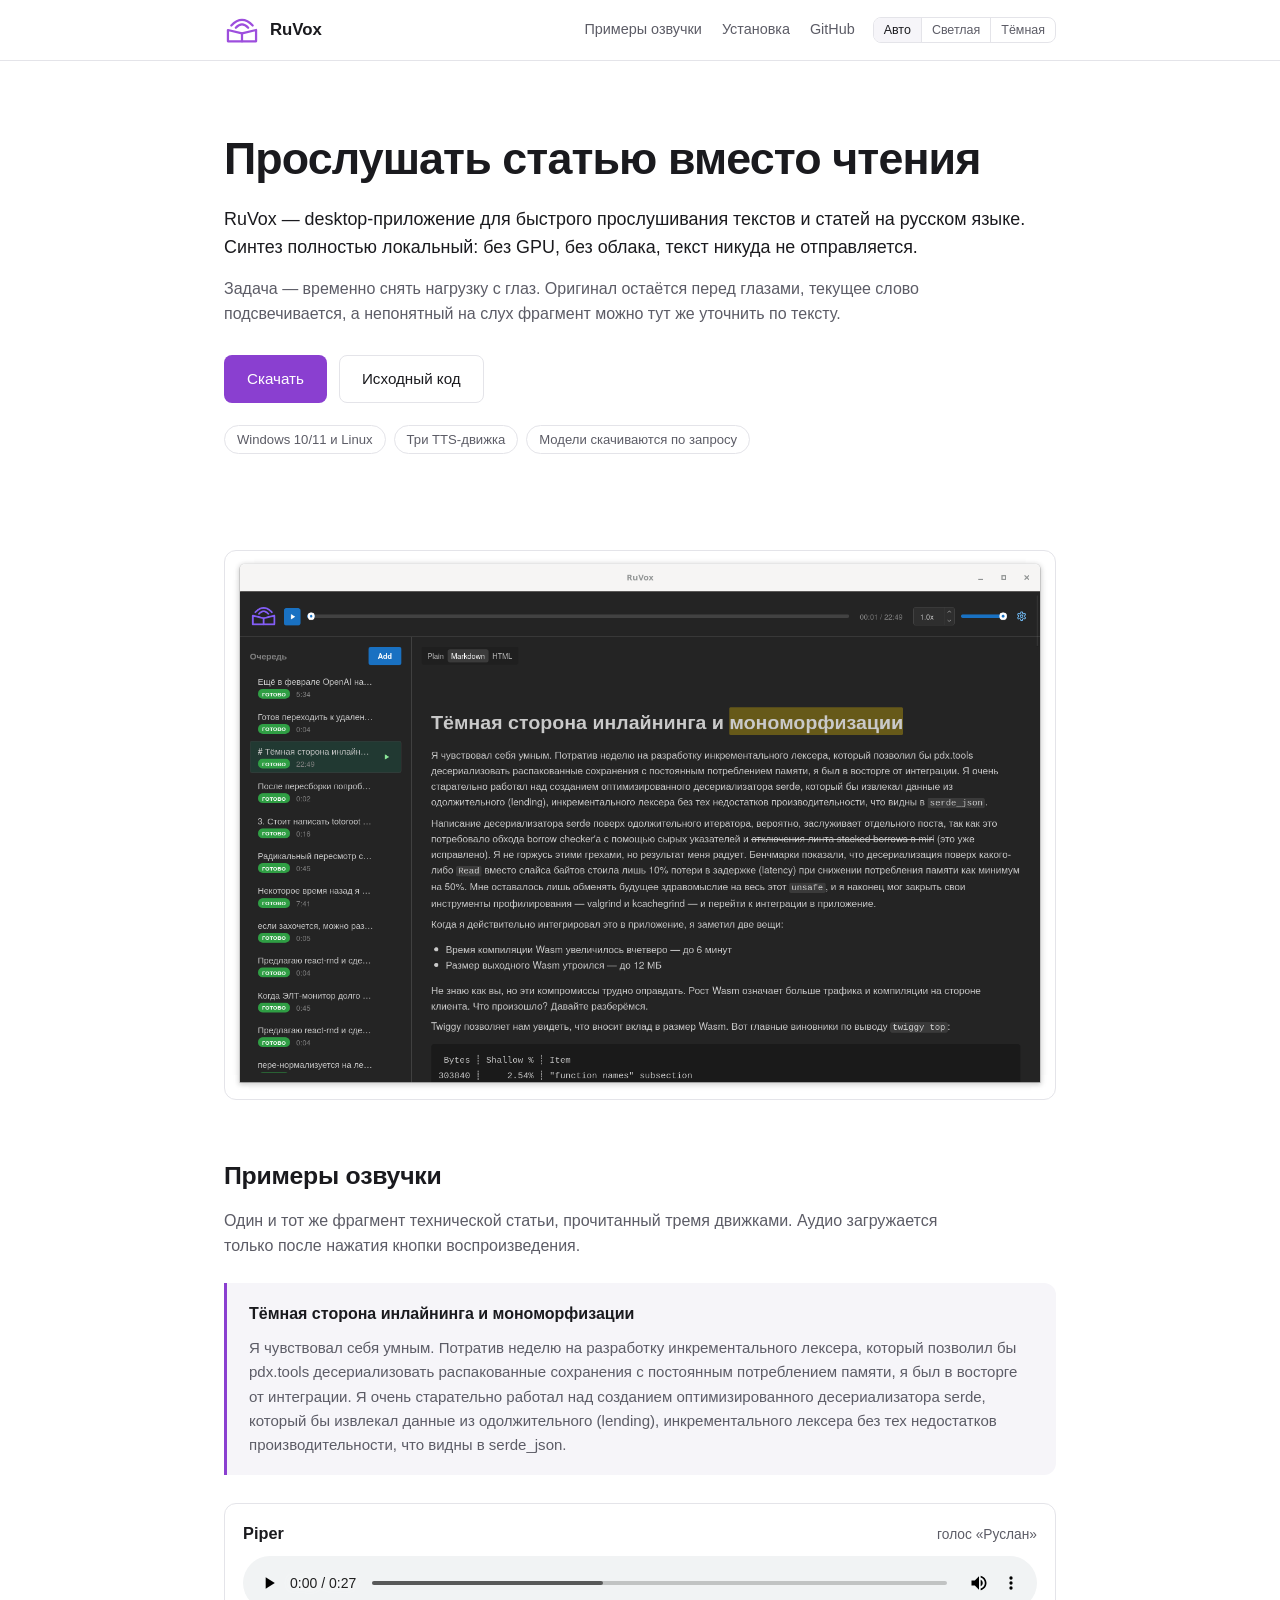
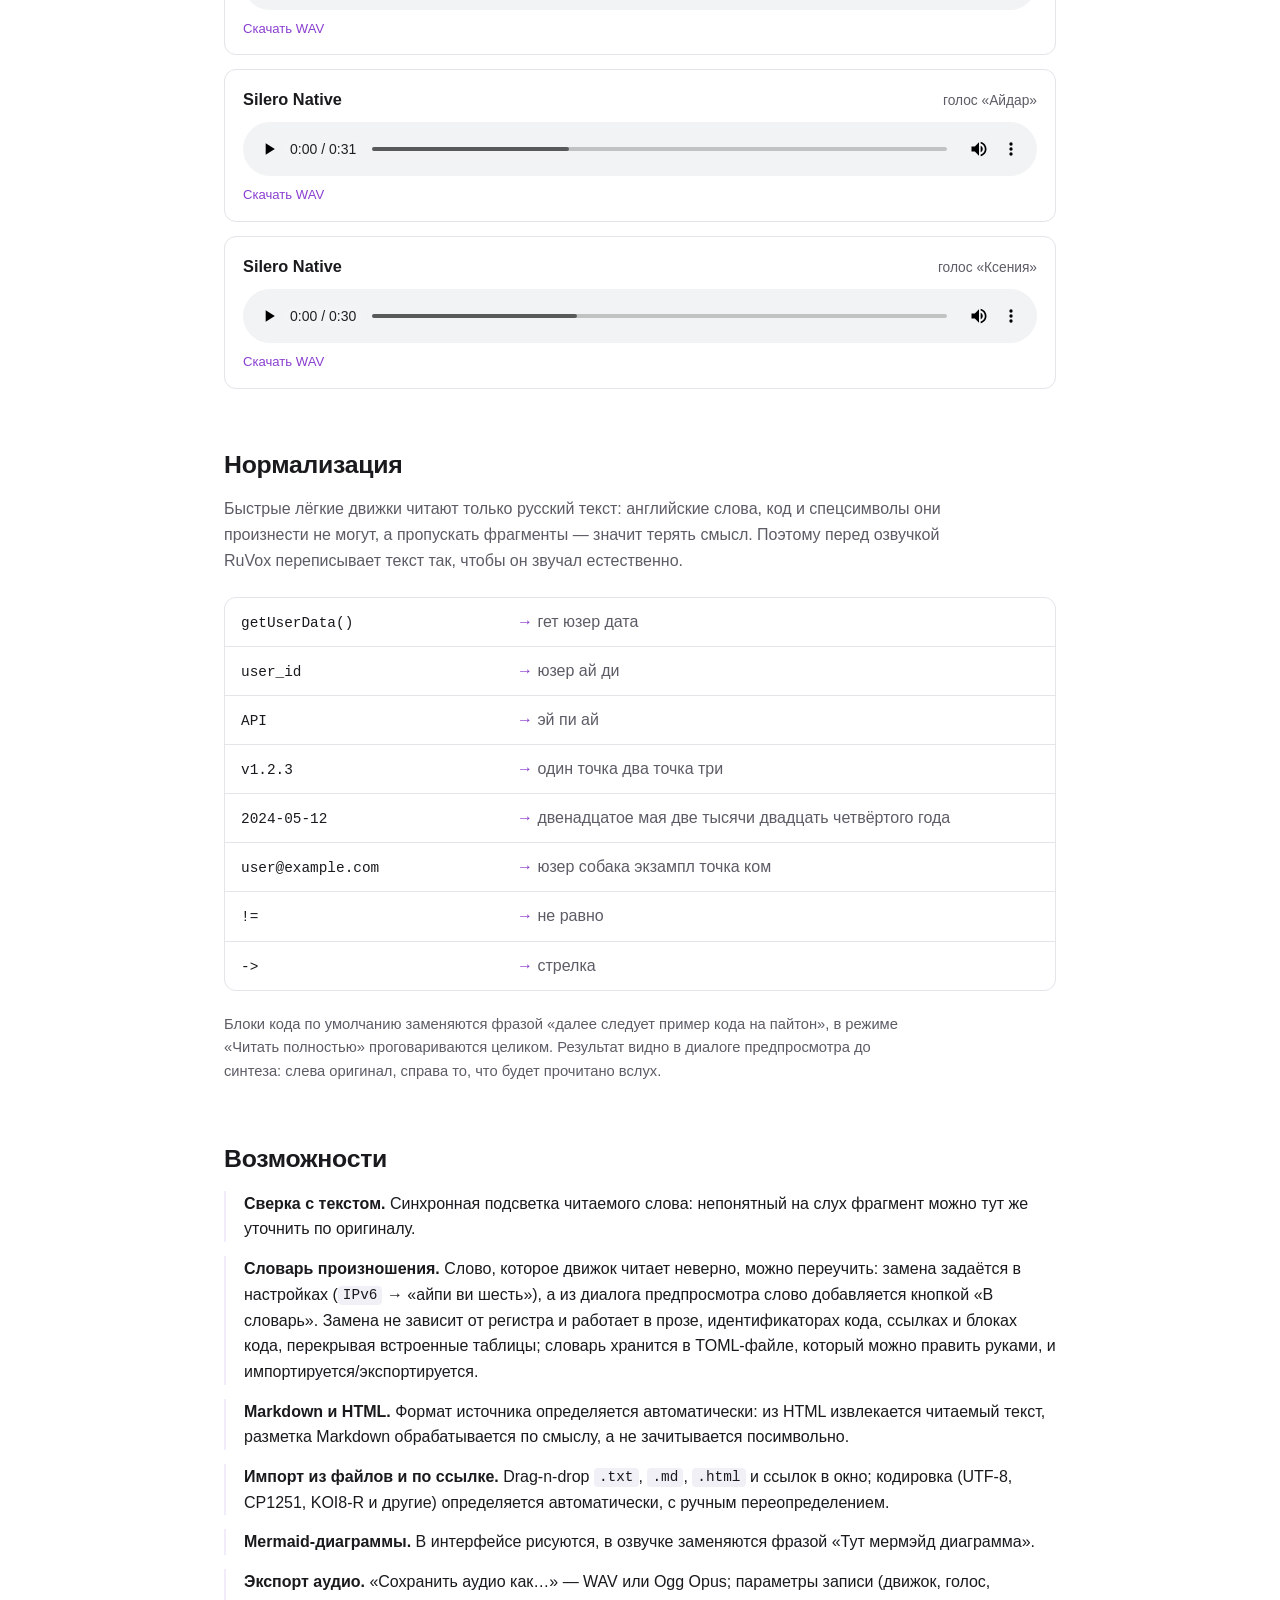
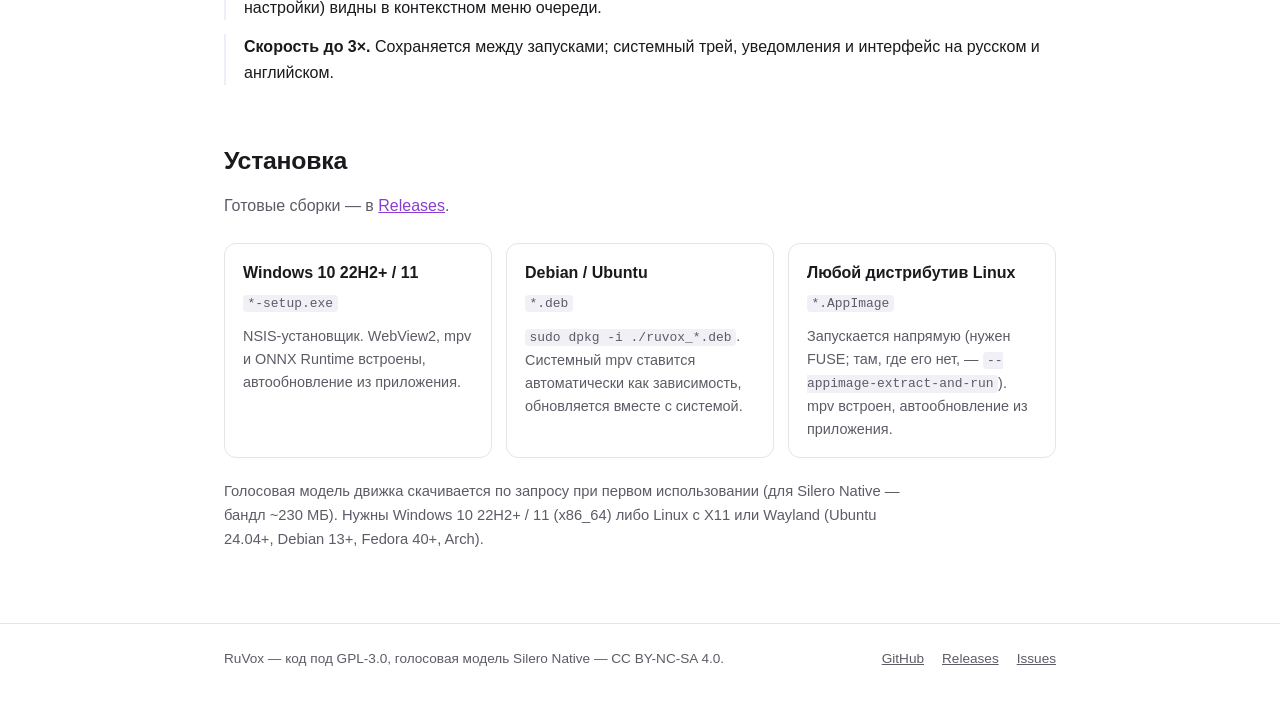
<file: index.html>
<!DOCTYPE html>
<html lang="ru">
  <head>
    <meta charset="utf-8" />
    <title>RuVox</title>
    <link rel="canonical" href="https://xilec.github.io/RuVox/" />
    <meta http-equiv="refresh" content="0; url=./RuVox/" />
  </head>
  <body>
    <p><a href="./RuVox/">RuVox — быстрая озвучка русских текстов, локально</a></p>
  </body>
</html>
</file>
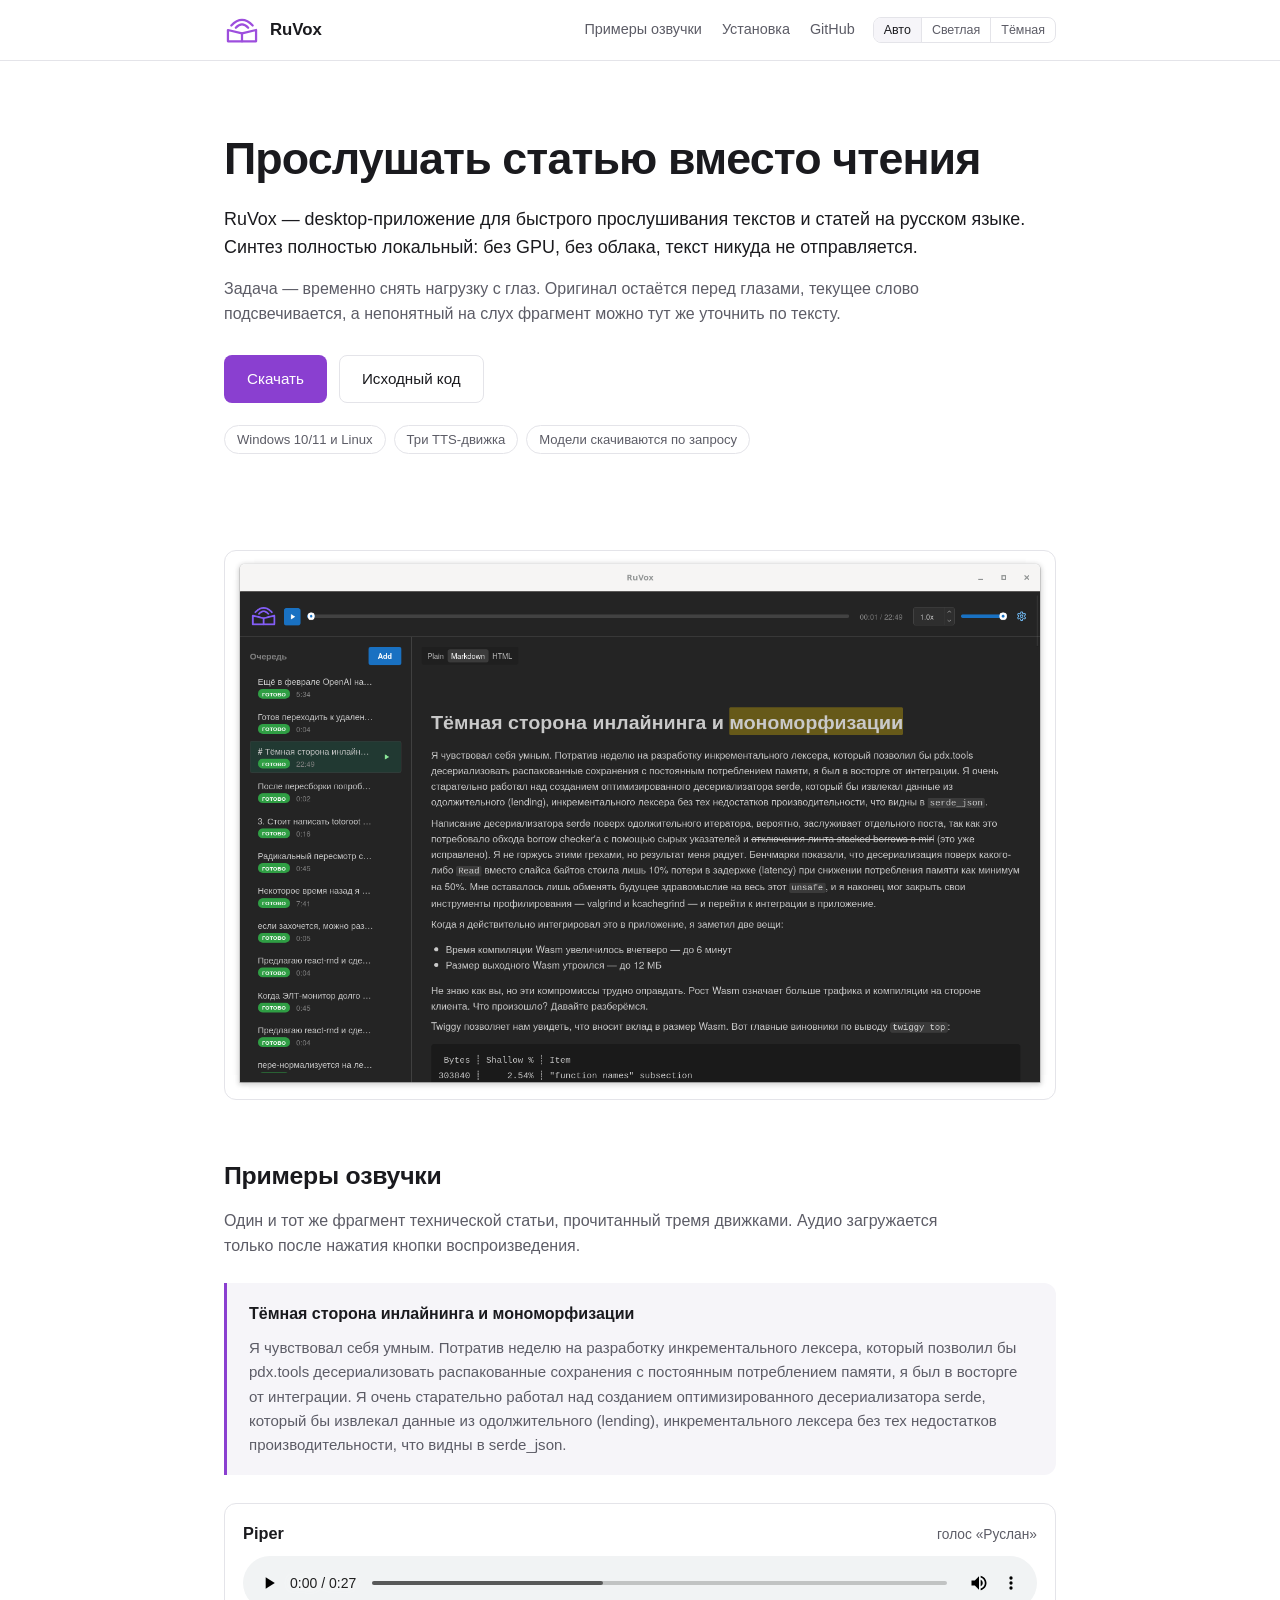
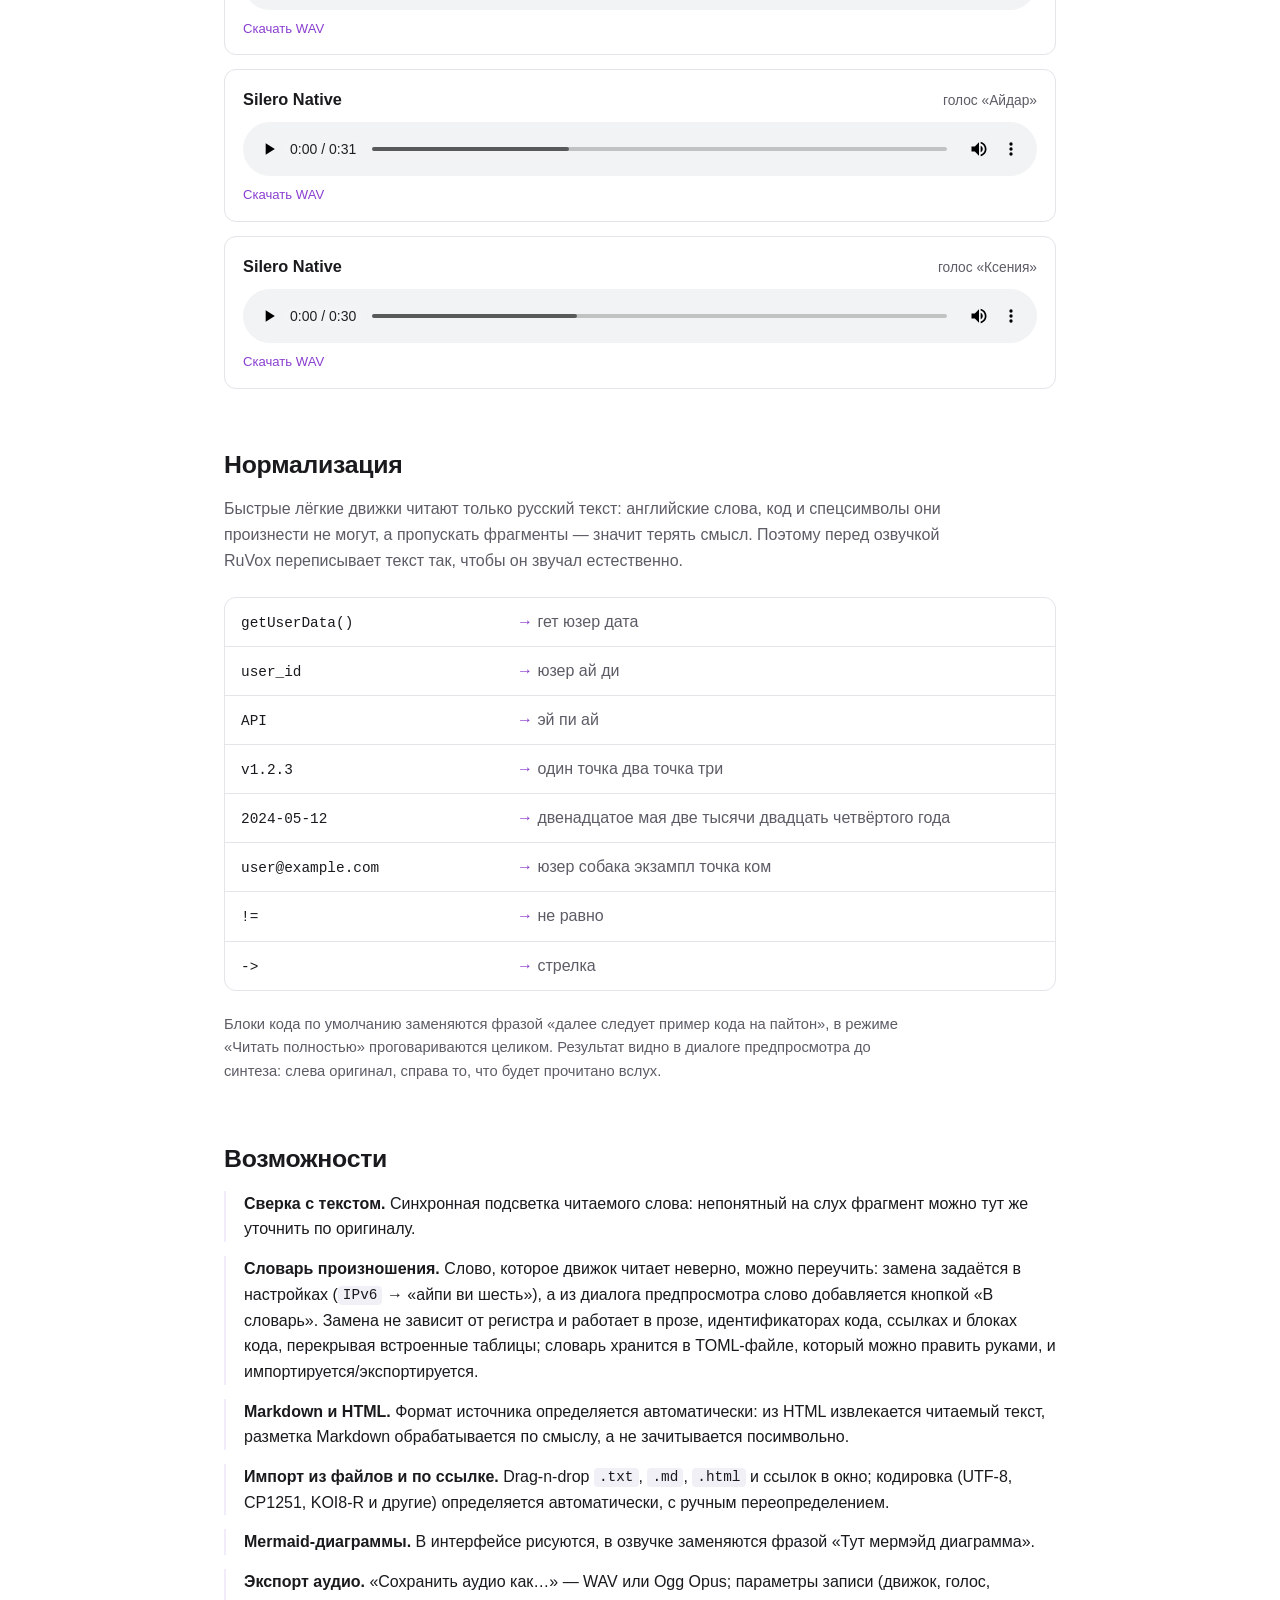
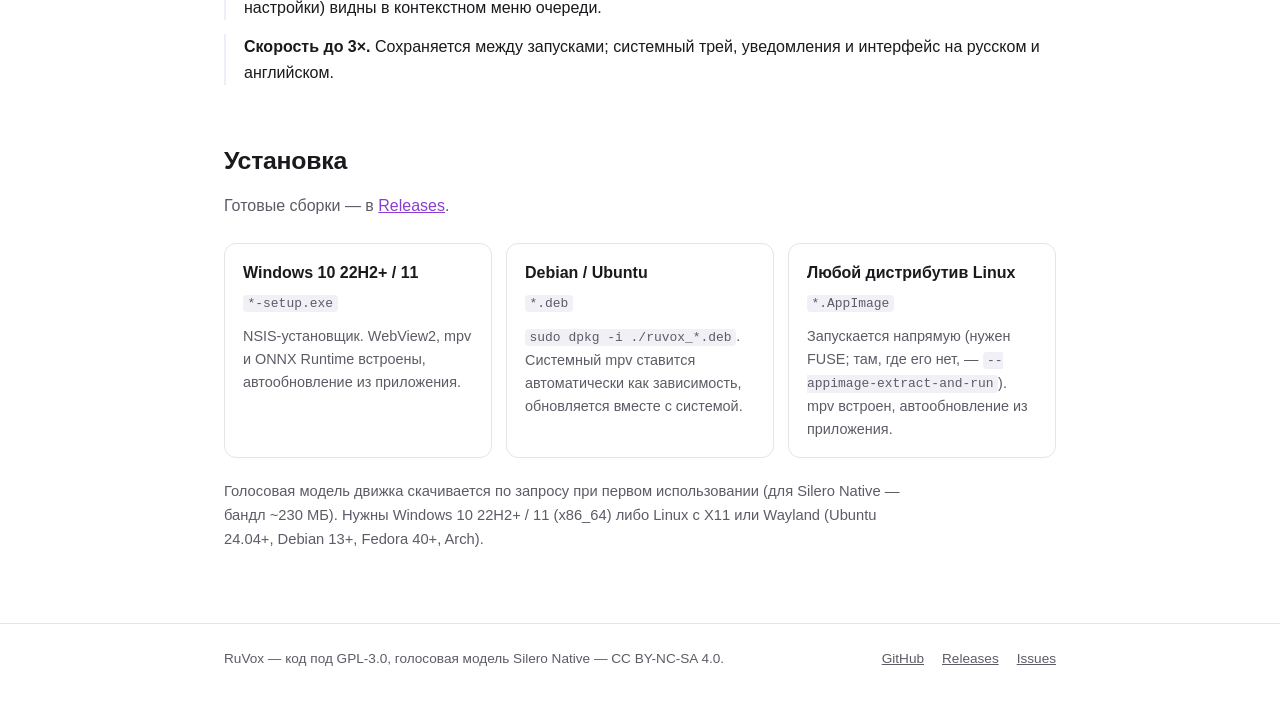
<file: RuVox/index.html>
<!DOCTYPE html>
<html lang="ru" data-theme="system">
  <head>
    <meta charset="utf-8" />
    <meta name="viewport" content="width=device-width, initial-scale=1" />
    <title>RuVox — быстрая озвучка русских текстов, локально</title>
    <meta
      name="description"
      content="RuVox — desktop-приложение для быстрого прослушивания текстов и статей на русском языке. Локально, без GPU и облака: три TTS-движка и нормализация английских терминов, кода, чисел и ссылок."
    />
    <link rel="icon" href="assets/logo.svg" type="image/svg+xml" />
    <script>
      // Runs before first paint so a stored theme choice does not flash.
      try {
        var storedTheme = localStorage.getItem("ruvox-theme");
        if (storedTheme === "light" || storedTheme === "dark") {
          document.documentElement.dataset.theme = storedTheme;
        }
      } catch (error) {
        /* localStorage unavailable (private mode, file://) — keep the default. */
      }
    </script>
    <link rel="stylesheet" href="style.css" />

    <meta property="og:type" content="website" />
    <meta property="og:url" content="https://xilec.github.io/RuVox/" />
    <meta property="og:title" content="RuVox — быстрая озвучка русских текстов, локально" />
    <meta
      property="og:description"
      content="Прослушать статью вместо чтения: локальный синтез речи для русского языка, нормализация английских терминов и кода, подсветка читаемого слова."
    />
    <meta property="og:image" content="https://xilec.github.io/RuVox/assets/screenshot.png" />
  </head>
  <body>
    <header class="site-header">
      <div class="wrap header-inner">
        <a class="brand" href="./">
          <img src="assets/logo.svg" width="36" height="36" alt="" />
          <span>RuVox</span>
        </a>
        <div class="header-tools">
          <nav class="header-nav">
            <a href="#samples">Примеры озвучки</a>
            <a href="#install">Установка</a>
            <a href="https://github.com/xilec/RuVox">GitHub</a>
          </nav>
          <div class="theme-switch" role="group" aria-label="Оформление">
            <button type="button" data-theme-value="system" aria-pressed="true">Авто</button>
            <button type="button" data-theme-value="light" aria-pressed="false">Светлая</button>
            <button type="button" data-theme-value="dark" aria-pressed="false">Тёмная</button>
          </div>
        </div>
      </div>
    </header>

    <main>
      <section class="hero wrap">
        <h1>Прослушать статью вместо чтения</h1>
        <p class="lead">
          RuVox — desktop-приложение для быстрого прослушивания текстов и статей на русском
          языке. Синтез полностью локальный: без GPU, без облака, текст никуда не отправляется.
        </p>
        <p class="lead-sub">
          Задача — временно снять нагрузку с глаз. Оригинал остаётся перед глазами, текущее слово
          подсвечивается, а непонятный на слух фрагмент можно тут же уточнить по тексту.
        </p>
        <div class="actions">
          <a
            class="btn btn-primary"
            href="https://github.com/xilec/RuVox/releases/latest"
            >Скачать</a
          >
          <a class="btn btn-ghost" href="https://github.com/xilec/RuVox">Исходный код</a>
        </div>
        <ul class="badges">
          <li>Windows 10/11 и Linux</li>
          <li>Три TTS-движка</li>
          <li>Модели скачиваются по запросу</li>
        </ul>
      </section>

      <section class="wrap section">
        <img
          class="shot"
          src="assets/screenshot.png"
          width="1440"
          height="950"
          alt="Окно RuVox: очередь записей слева, текст статьи с подсвеченным словом и панель воспроизведения сверху"
        />
      </section>

      <section class="wrap section" id="samples">
        <h2>Примеры озвучки</h2>
        <p class="section-lead">
          Один и тот же фрагмент технической статьи, прочитанный тремя движками. Аудио
          загружается только после нажатия кнопки воспроизведения.
        </p>

        <blockquote class="source-text">
          <h3>Тёмная сторона инлайнинга и мономорфизации</h3>
          <p>
            Я чувствовал себя умным. Потратив неделю на разработку инкрементального лексера,
            который позволил бы pdx.tools десериализовать распакованные сохранения с постоянным
            потреблением памяти, я был в восторге от интеграции. Я очень старательно работал над
            созданием оптимизированного десериализатора serde, который бы извлекал данные из
            одолжительного (lending), инкрементального лексера без тех недостатков
            производительности, что видны в serde_json.
          </p>
        </blockquote>

        <div class="samples">
          <article class="sample">
            <div class="sample-head">
              <h3>Piper</h3>
              <span class="voice">голос «Руслан»</span>
            </div>
            <audio controls preload="metadata" src="assets/samples/piper-ruslan.wav"></audio>
            <a class="sample-dl" href="assets/samples/piper-ruslan.wav" download
              >Скачать WAV</a
            >
          </article>

          <article class="sample">
            <div class="sample-head">
              <h3>Silero Native</h3>
              <span class="voice">голос «Айдар»</span>
            </div>
            <audio controls preload="metadata" src="assets/samples/silero-native-aidar.wav"></audio>
            <a class="sample-dl" href="assets/samples/silero-native-aidar.wav" download
              >Скачать WAV</a
            >
          </article>

          <article class="sample">
            <div class="sample-head">
              <h3>Silero Native</h3>
              <span class="voice">голос «Ксения»</span>
            </div>
            <audio
              controls
              preload="metadata"
              src="assets/samples/silero-native-kseniya.wav"
            ></audio>
            <a class="sample-dl" href="assets/samples/silero-native-kseniya.wav" download
              >Скачать WAV</a
            >
          </article>
        </div>
      </section>

      <section class="wrap section" id="normalization">
        <h2>Нормализация</h2>
        <p class="section-lead">
          Быстрые лёгкие движки читают только русский текст: английские слова, код и спецсимволы
          они произнести не могут, а пропускать фрагменты — значит терять смысл. Поэтому перед
          озвучкой RuVox переписывает текст так, чтобы он звучал естественно.
        </p>
        <div class="norm">
          <div class="norm-row">
            <code>getUserData()</code>
            <span>гет юзер дата</span>
          </div>
          <div class="norm-row">
            <code>user_id</code>
            <span>юзер ай ди</span>
          </div>
          <div class="norm-row">
            <code>API</code>
            <span>эй пи ай</span>
          </div>
          <div class="norm-row">
            <code>v1.2.3</code>
            <span>один точка два точка три</span>
          </div>
          <div class="norm-row">
            <code>2024-05-12</code>
            <span>двенадцатое мая две тысячи двадцать четвёртого года</span>
          </div>
          <div class="norm-row">
            <code>user@example.com</code>
            <span>юзер собака экзампл точка ком</span>
          </div>
          <div class="norm-row">
            <code>!=</code>
            <span>не равно</span>
          </div>
          <div class="norm-row">
            <code>-&gt;</code>
            <span>стрелка</span>
          </div>
        </div>
        <p class="section-note">
          Блоки кода по умолчанию заменяются фразой «далее следует пример кода на пайтон», в режиме
          «Читать полностью» проговариваются целиком. Результат видно в диалоге предпросмотра до
          синтеза: слева оригинал, справа то, что будет прочитано вслух.
        </p>
      </section>

      <section class="wrap section" id="features">
        <h2>Возможности</h2>
        <ul class="features">
          <li>
            <strong>Сверка с текстом.</strong> Синхронная подсветка читаемого слова: непонятный на
            слух фрагмент можно тут же уточнить по оригиналу.
          </li>
          <li>
            <strong>Словарь произношения.</strong> Слово, которое движок читает неверно, можно
            переучить: замена задаётся в настройках (<code>IPv6</code> → «айпи ви шесть»), а из
            диалога предпросмотра слово добавляется кнопкой «В словарь». Замена не зависит от
            регистра и работает в прозе, идентификаторах кода, ссылках и блоках кода, перекрывая
            встроенные таблицы; словарь хранится в TOML-файле, который можно править руками, и
            импортируется/экспортируется.
          </li>
          <li>
            <strong>Markdown и HTML.</strong> Формат источника определяется автоматически: из HTML
            извлекается читаемый текст, разметка Markdown обрабатывается по смыслу, а не зачитывается
            посимвольно.
          </li>
          <li>
            <strong>Импорт из файлов и по ссылке.</strong> Drag-n-drop <code>.txt</code>,
            <code>.md</code>, <code>.html</code> и ссылок в окно; кодировка (UTF-8, CP1251, KOI8-R и
            другие) определяется автоматически, с ручным переопределением.
          </li>
          <li>
            <strong>Mermaid-диаграммы.</strong> В интерфейсе рисуются, в озвучке заменяются фразой
            «Тут мермэйд диаграмма».
          </li>
          <li>
            <strong>Экспорт аудио.</strong> «Сохранить аудио как…» — WAV или Ogg Opus; параметры
            записи (движок, голос, настройки) видны в контекстном меню очереди.
          </li>
          <li>
            <strong>Скорость до 3×.</strong> Сохраняется между запусками; системный трей,
            уведомления и интерфейс на русском и английском.
          </li>
        </ul>
      </section>

      <section class="wrap section" id="install">
        <h2>Установка</h2>
        <p class="section-lead">
          Готовые сборки — в
          <a href="https://github.com/xilec/RuVox/releases">Releases</a>.
        </p>
        <div class="install">
          <article class="card">
            <h3>Windows 10 22H2+ / 11</h3>
            <p class="file"><code>*-setup.exe</code></p>
            <p>
              NSIS-установщик. WebView2, mpv и ONNX Runtime встроены, автообновление из приложения.
            </p>
          </article>
          <article class="card">
            <h3>Debian / Ubuntu</h3>
            <p class="file"><code>*.deb</code></p>
            <p>
              <code>sudo dpkg -i ./ruvox_*.deb</code>. Системный mpv ставится автоматически как
              зависимость, обновляется вместе с системой.
            </p>
          </article>
          <article class="card">
            <h3>Любой дистрибутив Linux</h3>
            <p class="file"><code>*.AppImage</code></p>
            <p>
              Запускается напрямую (нужен FUSE; там, где его нет, —
              <code>--appimage-extract-and-run</code>). mpv встроен, автообновление из приложения.
            </p>
          </article>
        </div>
        <p class="section-note">
          Голосовая модель движка скачивается по запросу при первом использовании (для Silero Native
          — бандл ~230 МБ). Нужны Windows 10 22H2+ / 11 (x86_64) либо Linux с X11 или Wayland
          (Ubuntu 24.04+, Debian 13+, Fedora 40+, Arch).
        </p>
      </section>
    </main>

    <footer class="site-footer">
      <div class="wrap footer-inner">
        <span>RuVox — код под GPL-3.0, голосовая модель Silero Native — CC BY-NC-SA 4.0.</span>
        <nav>
          <a href="https://github.com/xilec/RuVox">GitHub</a>
          <a href="https://github.com/xilec/RuVox/releases">Releases</a>
          <a href="https://github.com/xilec/RuVox/issues">Issues</a>
        </nav>
      </div>
    </footer>

    <script>
      (function () {
        var STORAGE_KEY = "ruvox-theme";
        var root = document.documentElement;
        var buttons = document.querySelectorAll(".theme-switch button");

        function storedTheme() {
          try {
            var value = localStorage.getItem(STORAGE_KEY);
            return value === "light" || value === "dark" ? value : "system";
          } catch (error) {
            return "system";
          }
        }

        function applyTheme(value) {
          root.dataset.theme = value;
          buttons.forEach(function (button) {
            button.setAttribute("aria-pressed", String(button.dataset.themeValue === value));
          });
          try {
            if (value === "system") {
              localStorage.removeItem(STORAGE_KEY);
            } else {
              localStorage.setItem(STORAGE_KEY, value);
            }
          } catch (error) {
            /* Choice simply will not persist. */
          }
        }

        buttons.forEach(function (button) {
          button.addEventListener("click", function () {
            applyTheme(button.dataset.themeValue);
          });
        });

        applyTheme(storedTheme());
      })();
    </script>
  </body>
</html>
</file>
<file: RuVox/style.css>
/* RuVox landing page — no dependencies, no build step. */

/* Theme switching: `data-theme` on <html> is one of `system`, `light`, `dark`.
   The dark palette is deliberately listed twice — once for the system
   preference and once for the explicit choice — so that the page still
   follows the OS theme when JavaScript is unavailable. */

:root,
:root[data-theme="light"] {
  color-scheme: light;
  --bg: #ffffff;
  --bg-soft: #f6f5f9;
  --fg: #1a1a1e;
  --muted: #5c5c66;
  --border: #e4e4e9;
  --accent: #8a3fd0;
  --accent-fg: #ffffff;
  --accent-soft: #f2ebfa;
  --code-bg: #f2f0f7;
  --radius: 12px;
}

:root[data-theme="dark"] {
  color-scheme: dark;
  --bg: #141418;
  --bg-soft: #1d1d23;
  --fg: #e9e9ef;
  --muted: #a1a1ae;
  --border: #2b2b33;
  --accent: #b98ae4;
  --accent-fg: #141418;
  --accent-soft: #241b30;
  --code-bg: #23232b;
}

@media (prefers-color-scheme: dark) {
  :root[data-theme="system"] {
    color-scheme: dark;
    --bg: #141418;
    --bg-soft: #1d1d23;
    --fg: #e9e9ef;
    --muted: #a1a1ae;
    --border: #2b2b33;
    --accent: #b98ae4;
    --accent-fg: #141418;
    --accent-soft: #241b30;
    --code-bg: #23232b;
  }
}

* {
  box-sizing: border-box;
}

html {
  scroll-behavior: smooth;
}

body {
  margin: 0;
  background: var(--bg);
  color: var(--fg);
  font: 16px/1.6 -apple-system, BlinkMacSystemFont, "Segoe UI", Roboto, "Helvetica Neue",
    Arial, sans-serif;
  -webkit-font-smoothing: antialiased;
}

.wrap {
  max-width: 880px;
  margin: 0 auto;
  padding: 0 24px;
}

a {
  color: var(--accent);
}

code {
  font-family: ui-monospace, SFMono-Regular, "SF Mono", Menlo, Consolas, monospace;
  font-size: 0.9em;
  background: var(--code-bg);
  border-radius: 4px;
  padding: 0.1em 0.35em;
  /* Without this, fonts with ligatures turn `!=` into `≠` and `->` into `→`,
     which misrepresents the literal source fragments in the norm table. */
  font-variant-ligatures: none;
}

/* Header */

.site-header {
  position: sticky;
  top: 0;
  z-index: 10;
  background: color-mix(in srgb, var(--bg) 88%, transparent);
  backdrop-filter: blur(8px);
  border-bottom: 1px solid var(--border);
}

.header-inner {
  display: flex;
  align-items: center;
  justify-content: space-between;
  gap: 16px;
  height: 60px;
}

.brand {
  display: inline-flex;
  align-items: center;
  gap: 10px;
  color: var(--fg);
  font-weight: 600;
  font-size: 1.05rem;
  text-decoration: none;
}

.header-nav {
  display: flex;
  gap: 20px;
  font-size: 0.9rem;
}

.header-nav a {
  color: var(--muted);
  text-decoration: none;
}

.header-nav a:hover {
  color: var(--fg);
}

.header-tools {
  display: flex;
  align-items: center;
  gap: 18px;
}

.theme-switch {
  display: inline-flex;
  border: 1px solid var(--border);
  border-radius: 8px;
  overflow: hidden;
}

.theme-switch button {
  appearance: none;
  border: 0;
  background: transparent;
  color: var(--muted);
  font: inherit;
  font-size: 0.78rem;
  line-height: 1;
  padding: 6px 10px;
  cursor: pointer;
}

.theme-switch button + button {
  border-left: 1px solid var(--border);
}

.theme-switch button:hover {
  color: var(--fg);
}

.theme-switch button[aria-pressed="true"] {
  background: var(--bg-soft);
  color: var(--fg);
}

/* Hero */

.hero {
  padding-top: 72px;
  padding-bottom: 40px;
}

.hero h1 {
  margin: 0 0 20px;
  font-size: clamp(1.9rem, 5vw, 2.8rem);
  line-height: 1.15;
  letter-spacing: -0.02em;
}

.lead {
  margin: 0 0 14px;
  font-size: 1.12rem;
  max-width: 46em;
}

.lead-sub {
  margin: 0 0 28px;
  color: var(--muted);
  max-width: 46em;
}

.actions {
  display: flex;
  flex-wrap: wrap;
  gap: 12px;
  margin-bottom: 22px;
}

.btn {
  display: inline-block;
  padding: 11px 22px;
  border-radius: 8px;
  border: 1px solid transparent;
  font-size: 0.95rem;
  font-weight: 500;
  text-decoration: none;
}

.btn-primary {
  background: var(--accent);
  color: var(--accent-fg);
}

.btn-primary:hover {
  filter: brightness(1.08);
}

.btn-ghost {
  border-color: var(--border);
  color: var(--fg);
}

.btn-ghost:hover {
  background: var(--bg-soft);
}

.badges {
  display: flex;
  flex-wrap: wrap;
  gap: 8px;
  margin: 0;
  padding: 0;
  list-style: none;
  font-size: 0.82rem;
  color: var(--muted);
}

.badges li {
  border: 1px solid var(--border);
  border-radius: 999px;
  padding: 3px 12px;
}

/* Sections */

.section {
  padding-top: 56px;
}

.section h2 {
  margin: 0 0 12px;
  font-size: 1.55rem;
  letter-spacing: -0.01em;
}

.section-lead {
  margin: 0 0 24px;
  color: var(--muted);
  max-width: 46em;
}

.section-note {
  margin: 22px 0 0;
  color: var(--muted);
  font-size: 0.92rem;
  max-width: 46em;
}

.shot {
  display: block;
  width: 100%;
  height: auto;
  border: 1px solid var(--border);
  border-radius: var(--radius);
}

/* Samples */

.source-text {
  margin: 0 0 28px;
  padding: 18px 22px;
  background: var(--bg-soft);
  border-left: 3px solid var(--accent);
  border-radius: 0 var(--radius) var(--radius) 0;
}

.source-text h3 {
  margin: 0 0 10px;
  font-size: 1rem;
  color: var(--fg);
}

.source-text p {
  margin: 0;
  color: var(--muted);
  font-size: 0.94rem;
}

.samples {
  display: grid;
  gap: 14px;
}

.sample {
  border: 1px solid var(--border);
  border-radius: var(--radius);
  padding: 16px 18px 14px;
}

.sample-head {
  display: flex;
  align-items: baseline;
  justify-content: space-between;
  gap: 12px;
  margin-bottom: 10px;
}

.sample-head h3 {
  margin: 0;
  font-size: 1.02rem;
}

.voice {
  color: var(--muted);
  font-size: 0.86rem;
}

.sample audio {
  display: block;
  width: 100%;
}

.sample-dl {
  display: inline-block;
  margin-top: 8px;
  font-size: 0.82rem;
  color: var(--accent);
  text-decoration: none;
}

.sample-dl:hover {
  text-decoration: underline;
}

/* Normalization */

.norm {
  display: grid;
  gap: 1px;
  background: var(--border);
  border: 1px solid var(--border);
  border-radius: var(--radius);
  overflow: hidden;
}

.norm-row {
  display: grid;
  grid-template-columns: minmax(140px, 260px) 1fr;
  gap: 16px;
  align-items: baseline;
  padding: 11px 16px;
  background: var(--bg);
}

.norm-row code {
  background: none;
  padding: 0;
  color: var(--fg);
  overflow-wrap: anywhere;
}

.norm-row span {
  color: var(--muted);
}

.norm-row span::before {
  content: "→ ";
  color: var(--accent);
}

/* Features */

.features {
  margin: 0;
  padding: 0;
  list-style: none;
  display: grid;
  gap: 14px;
}

.features li {
  padding-left: 18px;
  border-left: 2px solid var(--accent-soft);
}

/* Install */

.install {
  display: grid;
  grid-template-columns: repeat(auto-fit, minmax(220px, 1fr));
  gap: 14px;
}

.card {
  border: 1px solid var(--border);
  border-radius: var(--radius);
  padding: 16px 18px;
}

.card h3 {
  margin: 0 0 6px;
  font-size: 1rem;
}

.card .file {
  margin: 0 0 10px;
}

.card p {
  margin: 0 0 8px;
  color: var(--muted);
  font-size: 0.9rem;
}

.card p:last-child {
  margin-bottom: 0;
}

/* Footer */

.site-footer {
  margin-top: 72px;
  border-top: 1px solid var(--border);
  padding: 24px 0 40px;
  font-size: 0.85rem;
  color: var(--muted);
}

.footer-inner {
  display: flex;
  flex-wrap: wrap;
  gap: 12px 24px;
  justify-content: space-between;
  align-items: center;
}

.footer-inner nav {
  display: flex;
  gap: 18px;
}

.footer-inner a {
  color: var(--muted);
}

/* Narrow screens */

@media (max-width: 640px) {
  .hero {
    padding-top: 44px;
  }

  .site-header .header-inner {
    height: auto;
    padding-top: 10px;
    padding-bottom: 10px;
  }

  .header-nav {
    display: none;
  }

  .theme-switch button {
    padding: 5px 7px;
    font-size: 0.74rem;
  }

  .norm-row {
    grid-template-columns: 1fr;
    gap: 4px;
  }

  .sample-head {
    flex-direction: column;
    gap: 2px;
  }
}
</file>
